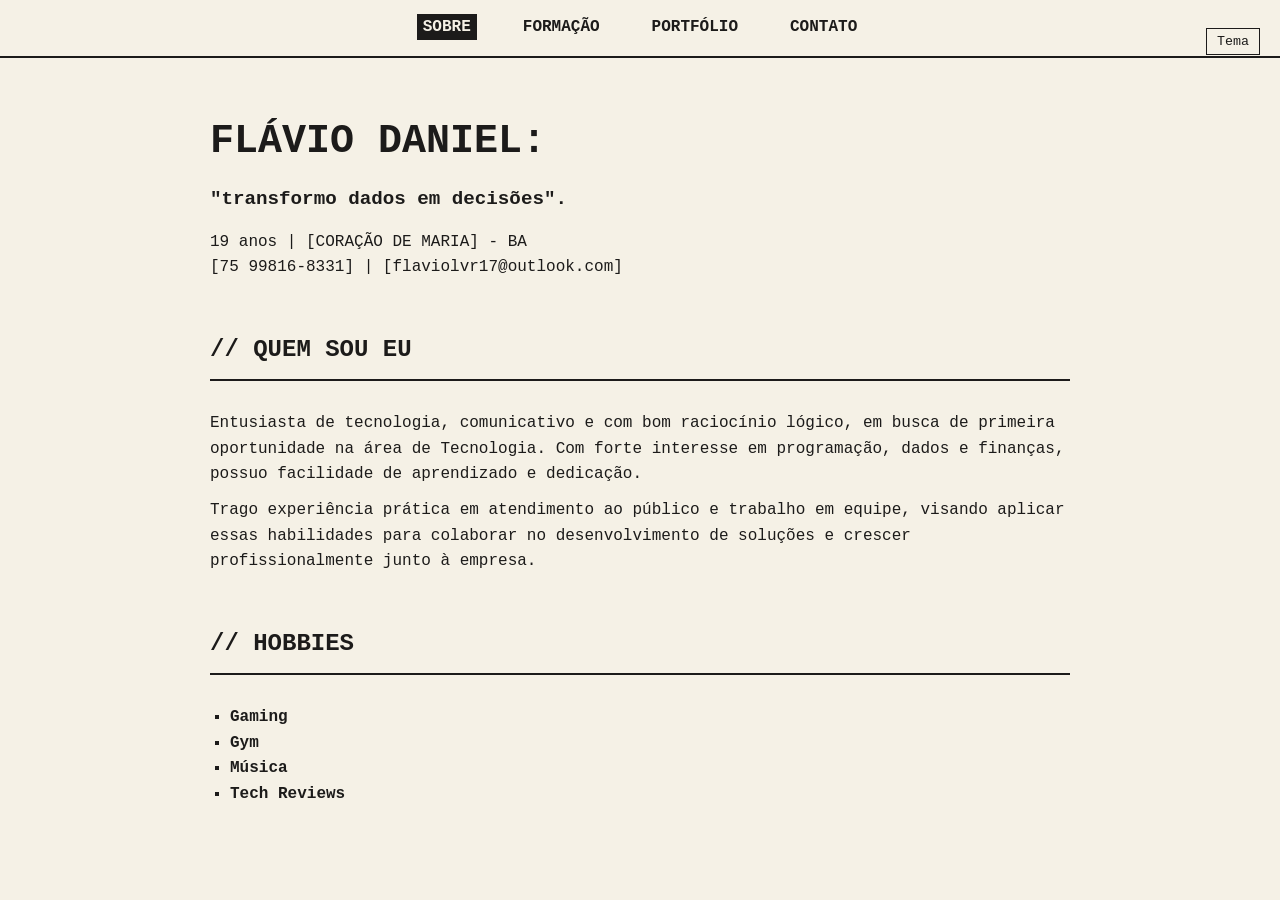
<file: index.html>
<!DOCTYPE html>
<html lang="pt-BR">
<head>
    <meta charset="UTF-8">
    <meta name="viewport" content="width=device-width, initial-scale=1.0">
    <title>Sobre Mim</title>
    <link rel="stylesheet" href="style.css">
</head>
<body>
    <header class="menu-fixo">
        <div class="menu-fixo-topo">
            <button id="btn-hamburguer" class="btn-hamburguer">[≡]</button>
            <button id="btn-tema" class="btn-tema">Tema</button>
        </div>
        <nav>
            <ul>
                <li><a href="index.html" class="active">Sobre</a></li>
                <li><a href="formacao.html">Formação</a></li>
                <li><a href="portfolio.html">Portfólio</a></li>
                <li><a href="contato.html">Contato</a></li>
            </ul>
        </nav>
    </header>

    <main>
        <div class="sobre-cabecalho">
            <h1>FLÁVIO DANIEL:</h1>
            <p style="font-weight: bold; font-size: 1.2rem; margin-bottom: 15px;">"transformo dados em decisões".</p>

            <div style="font-size: 1rem; line-height: 1.6;">
                <p>19 anos | [CORAÇÃO DE MARIA] - BA</p>
                <p>[75 99816-8331] | [flaviolvr17@outlook.com]</p>
            </div>
        </div>

        <section>
            <h2>// QUEM SOU EU</h2>
            <p>Entusiasta de tecnologia, comunicativo e com bom raciocínio lógico, em busca de primeira oportunidade na área de Tecnologia. Com forte interesse em programação, dados e finanças, possuo facilidade de aprendizado e dedicação.</p>
            <p style="margin-top: 10px;">Trago experiência prática em atendimento ao público e trabalho em equipe, visando aplicar essas habilidades para colaborar no desenvolvimento de soluções e crescer profissionalmente junto à empresa.</p>
        </section>

        <section>
            <h2>// HOBBIES</h2>
            <ul style="list-style: square; margin-left: 20px;">
                <li><strong>Gaming</strong></li>
                <li><strong>Gym</strong></li>
                <li><strong>Música</strong></li>
                <li><strong>Tech Reviews</strong></li>
            </ul>
        </section>
    </main>

    <script src="script.js"></script>
</body>
</html>
</file>
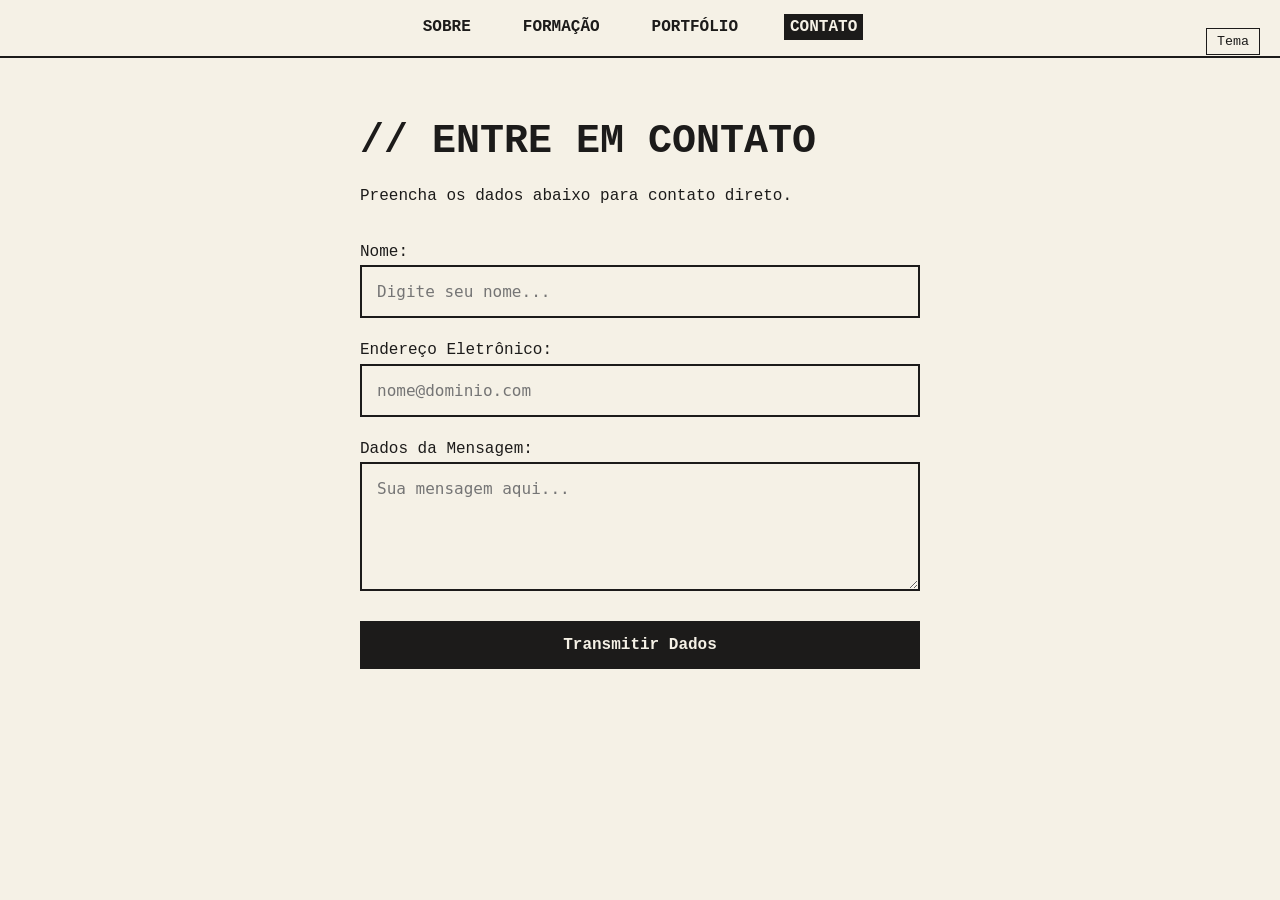
<file: contato.html>
<!DOCTYPE html>
<html lang="pt-BR">
<head>
    <meta charset="UTF-8">
    <meta name="viewport" content="width=device-width, initial-scale=1.0">
    <title>Contato</title>
    <link rel="stylesheet" href="style.css">
</head>
<body>
    <header class="menu-fixo">
        <div class="menu-fixo-topo">
            <button id="btn-hamburguer" class="btn-hamburguer">[≡]</button>
            <button id="btn-tema" class="btn-tema">Tema</button>
        </div>
        <nav>
            <ul>
                <li><a href="index.html">Sobre</a></li>
                <li><a href="formacao.html">Formação</a></li>
                <li><a href="portfolio.html">Portfólio</a></li>
                <li><a href="contato.html" class="active">Contato</a></li>
            </ul>
        </nav>
    </header>

    <main style="max-width: 600px;">
        <h1>// ENTRE EM CONTATO</h1>
        <p style="margin-bottom: 30px;">Preencha os dados abaixo para contato direto.</p>

        <form id="form-contato">

            <div class="campo-form">
                <label for="nome">Nome:</label>
                <input type="text" id="nome" placeholder="Digite seu nome..." autocomplete="name">
                <span class="erro" id="erro-nome"></span>
            </div>

            <div class="campo-form">
                <label for="email">Endereço Eletrônico:</label>
                <input type="email" id="email" placeholder="nome@dominio.com" autocomplete="email">
                <span class="erro" id="erro-email"></span>
            </div>

            <div class="campo-form">
                <label for="mensagem">Dados da Mensagem:</label>
                <textarea id="mensagem" rows="5" placeholder="Sua mensagem aqui..."></textarea>
                <span class="erro" id="erro-msg"></span>
            </div>

            <button type="submit" class="btn-enviar">Transmitir Dados</button>
        </form>
    </main>

    <script src="script.js"></script>
</body>
</html>
</file>
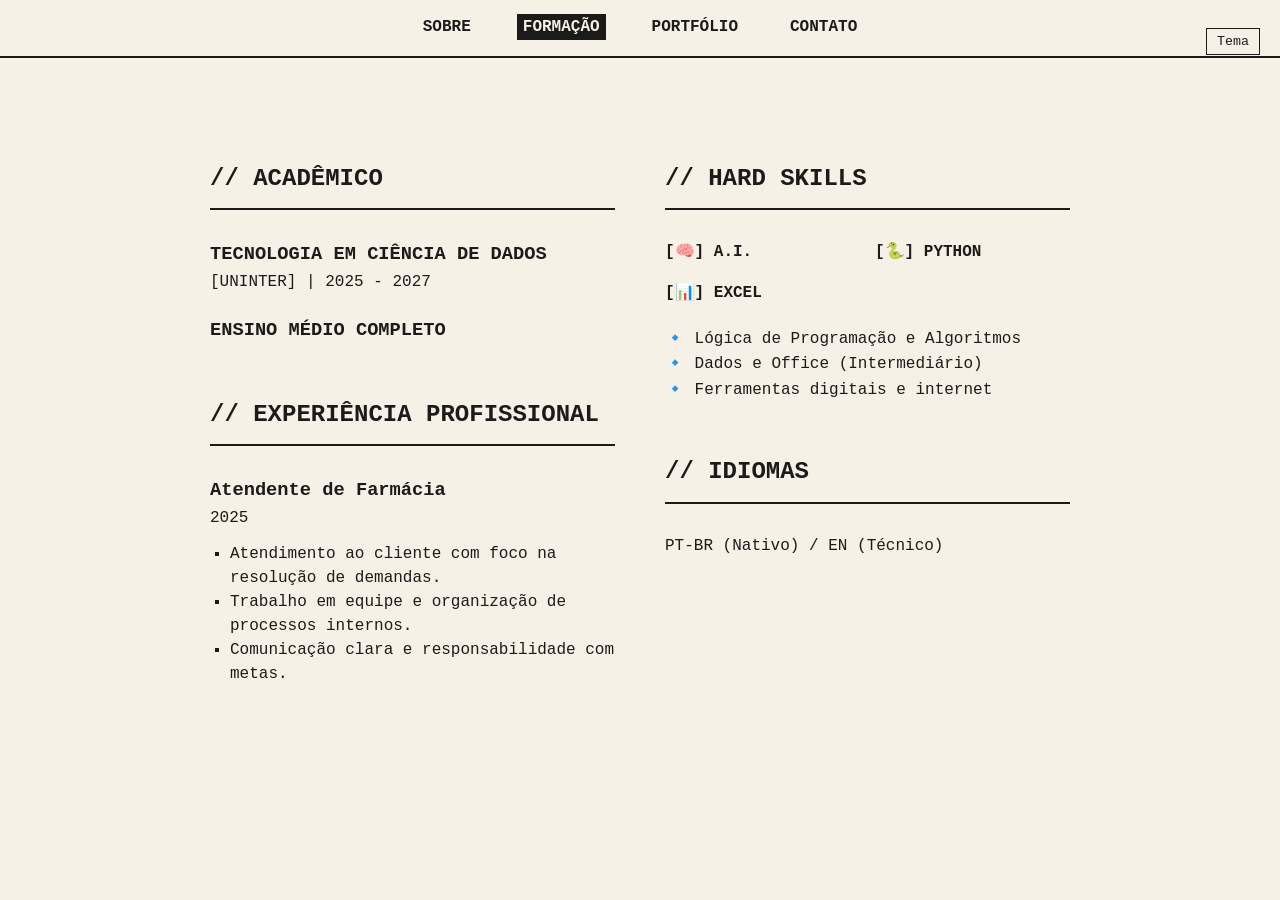
<file: formacao.html>
<!DOCTYPE html>
<html lang="pt-BR">
<head>
    <meta charset="UTF-8">
    <meta name="viewport" content="width=device-width, initial-scale=1.0">
    <title>Formação</title>
    <link rel="stylesheet" href="style.css">
</head>
<body>
    <header class="menu-fixo">
        <div class="menu-fixo-topo">
            <button id="btn-hamburguer" class="btn-hamburguer">[≡]</button>
            <button id="btn-tema" class="btn-tema">Tema</button>
        </div>
        <nav>
            <ul>
                <li><a href="index.html">Sobre</a></li>
                <li><a href="formacao.html" class="active">Formação</a></li>
                <li><a href="portfolio.html">Portfólio</a></li>
                <li><a href="contato.html">Contato</a></li>
            </ul>
        </nav>
    </header>

    <main>
        <div class="grid-formacao" style="display: grid; grid-template-columns: repeat(auto-fit, minmax(300px, 1fr)); gap: 50px;">

            <div>
                <h2>// ACADÊMICO</h2>
                <div style="margin-bottom: 20px;">
                    <h3 style="font-weight: bold;">TECNOLOGIA EM CIÊNCIA DE DADOS</h3>
                    <p>[UNINTER] | 2025 - 2027</p>
                </div>
                <div style="margin-bottom: 40px;">
                    <h3 style="font-weight: bold;">ENSINO MÉDIO COMPLETO</h3>
                </div>

                <h2>// EXPERIÊNCIA PROFISSIONAL</h2>
                <div>
                    <h3 style="font-weight: bold;">Atendente de Farmácia</h3>
                    <p style="margin-bottom: 10px;">2025</p>
                    <ul style="list-style: square; margin-left: 20px; line-height: 1.5;">
                        <li>Atendimento ao cliente com foco na resolução de demandas.</li>
                        <li>Trabalho em equipe e organização de processos internos.</li>
                        <li>Comunicação clara e responsabilidade com metas.</li>
                    </ul>
                </div>
            </div>

            <div>
                <h2>// HARD SKILLS</h2>

                <div style="display: grid; grid-template-columns: 1fr 1fr; gap: 15px; font-weight: bold; margin-bottom: 20px;">
                    <span>[🧠] A.I.</span>
                    <span>[🐍] PYTHON</span>
                    <span>[📊] EXCEL</span>
                </div>

                <ul style="list-style: none; margin-bottom: 30px;">
                    <li>🔹 Lógica de Programação e Algoritmos</li>
                    <li>🔹 Dados e Office (Intermediário)</li>
                    <li>🔹 Ferramentas digitais e internet</li>
                </ul>

                <h2>// IDIOMAS</h2>
                <p>PT-BR (Nativo) / EN (Técnico)</p>
            </div>
        </div>
    </main>

    <script src="script.js"></script>
</body>
</html>
</file>
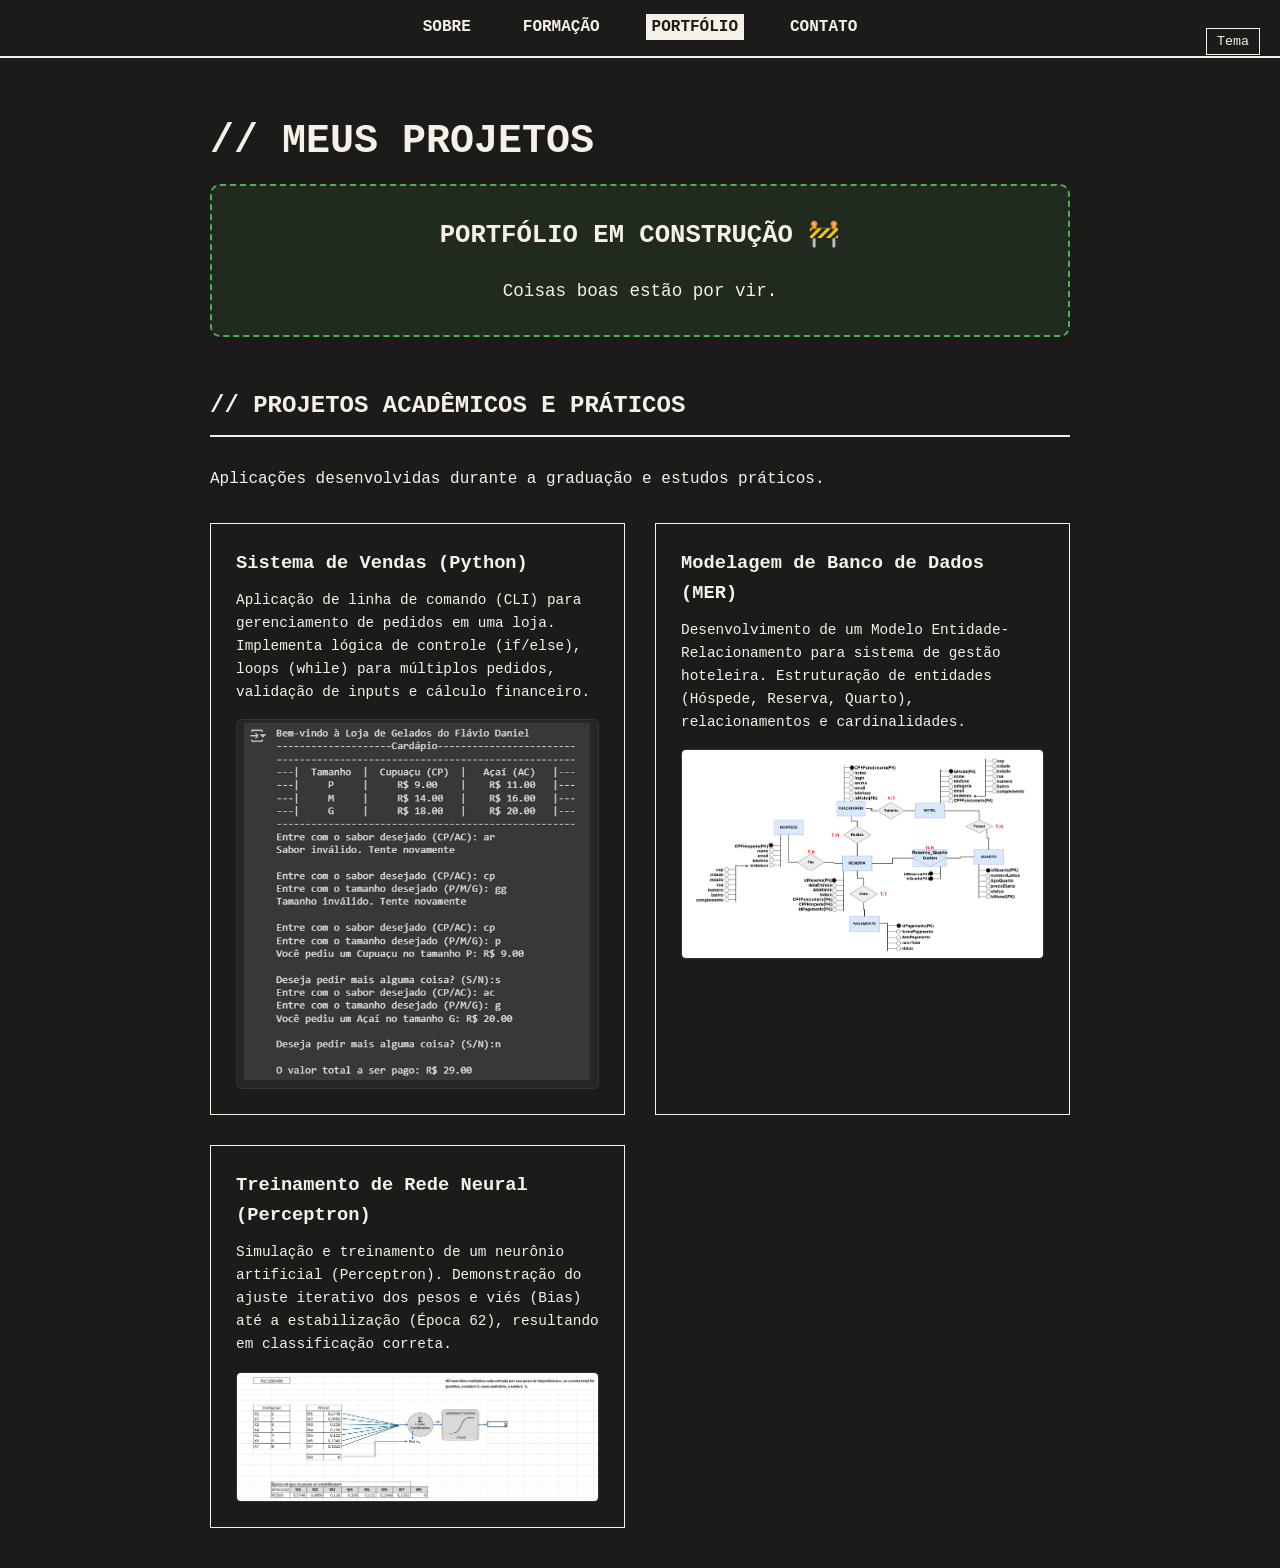
<file: portfolio.html>
<!DOCTYPE html>
<html lang="pt-BR">
<head>
    <meta charset="UTF-8">
    <meta name="viewport" content="width=device-width, initial-scale=1.0">
    <title>Projetos</title>
    <link rel="stylesheet" href="style.css">
</head>
<body class="modo-invertido">
    <header class="menu-fixo">
        <div class="menu-fixo-topo">
            <button id="btn-hamburguer" class="btn-hamburguer">[≡]</button>
            <button id="btn-tema" class="btn-tema">Tema</button>
        </div>
        <nav>
            <ul>
                <li><a href="index.html">Sobre</a></li>
                <li><a href="formacao.html">Formação</a></li>
                <li><a href="portfolio.html" class="active">Portfólio</a></li>
                <li><a href="contato.html">Contato</a></li>
            </ul>
        </nav>
    </header>

    <main>
        <h1>// MEUS PROJETOS</h1>

        <div style="text-align: center; padding: 30px 15px; border: 2px dashed #4CAF50; border-radius: 10px; margin-bottom: 40px; background-color: rgba(76, 175, 80, 0.1);">
            <h2 style="font-size: 1.6rem; margin-bottom: 10px; border: none; margin-top: 0;">Portfólio em construção 🚧</h2>
            <p style="font-size: 1.1rem;">Coisas boas estão por vir.</p>
        </div>

        <h2>// PROJETOS ACADÊMICOS E PRÁTICOS</h2>
        <p style="margin-bottom: 30px;">Aplicações desenvolvidas durante a graduação e estudos práticos.</p>

        <div class="projetos-grid">

            <div class="cartao-projeto">
                <div>
                    <h3>Sistema de Vendas (Python)</h3>
                    <p style="font-size: 0.9rem; margin-top: 10px; margin-bottom: 15px;">
                        Aplicação de linha de comando (CLI) para gerenciamento de pedidos em uma loja.
                        Implementa lógica de controle (if/else), loops (while) para múltiplos pedidos, validação de inputs e cálculo financeiro.
                    </p>
                    <div style="border: 1px solid #333; border-radius: 5px; overflow: hidden;">
                        <img src="python.png.png" alt="Sistema de Vendas em Python" style="width: 100%; display: block; height: auto;">
                    </div>
                </div>
            </div>

            <div class="cartao-projeto">
                <div>
                    <h3>Modelagem de Banco de Dados (MER)</h3>
                    <p style="font-size: 0.9rem; margin-top: 10px; margin-bottom: 15px;">
                        Desenvolvimento de um Modelo Entidade-Relacionamento para sistema de gestão hoteleira.
                        Estruturação de entidades (Hóspede, Reserva, Quarto), relacionamentos e cardinalidades.
                    </p>
                    <div style="border: 1px solid #333; border-radius: 5px; overflow: hidden;">
                        <img src="mer.png.png" alt="Diagrama MER Hotel" style="width: 100%; display: block; height: auto;">
                    </div>
                </div>
            </div>

            <div class="cartao-projeto">
                <div>
                    <h3>Treinamento de Rede Neural (Perceptron)</h3>
                    <p style="font-size: 0.9rem; margin-top: 10px; margin-bottom: 15px;">
                        Simulação e treinamento de um neurônio artificial (Perceptron).
                        Demonstração do ajuste iterativo dos pesos e viés (Bias) até a estabilização (Época 62), resultando em classificação correta.
                    </p>
                    <div style="border: 1px solid #333; border-radius: 5px; overflow: hidden;">
                        <img src="neuro.png.png" alt="Cálculo Perceptron Excel" style="width: 100%; display: block; height: auto;">
                    </div>
                </div>
            </div>

        </div>
    </main>

    <script src="script.js"></script>
</body>
</html>
</file>
<file: style.css>
/* cores */
:root {
    --fundo: #F5F1E6;
    --texto: #1C1B1A;
    --destaque: #1C1B1A;
    --texto-inv: #F5F1E6;
}

body.modo-invertido {
    --fundo: #1C1B1A;
    --texto: #F5F1E6;
    --destaque: #F5F1E6;
    --texto-inv: #1C1B1A;
}

/* geral */
* { margin: 0; padding: 0; box-sizing: border-box; font-family: 'Courier New', monospace; }

body {
    padding-top: 70px;
    background-color: var(--fundo);
    color: var(--texto);
    line-height: 1.6;
    transition: 0.3s;
    overflow-x: hidden;
}

/* menu */
.menu-fixo {
    position: fixed; top: 0; width: 100%;
    background-color: var(--fundo);
    border-bottom: 2px solid var(--destaque);
    z-index: 1000; padding: 15px 20px;
    display: flex; justify-content: center; align-items: center;
}

.menu-fixo nav ul {
    display: flex; list-style: none; gap: 40px;
}

.menu-fixo a {
    text-decoration: none; color: var(--texto);
    font-weight: bold; text-transform: uppercase;
    padding: 4px 6px;
}

.menu-fixo a:hover, .menu-fixo a.active {
    background-color: var(--destaque);
    color: var(--texto-inv);
}

.btn-tema {
    position: absolute; right: 20px;
    background: transparent; border: 1px solid var(--texto);
    color: var(--texto); padding: 5px 10px; cursor: pointer;
    font-family: 'Courier New', monospace;
    white-space: nowrap;
}

/* hamburger */
.btn-hamburguer {
    display: none;
    position: absolute; left: 20px;
    background: transparent; border: 1px solid var(--texto);
    color: var(--texto); padding: 5px 10px; cursor: pointer;
    font-size: 1.1rem;
    font-family: 'Courier New', monospace;
}

/* textos */
main {
    max-width: 900px; margin: 0 auto;
    padding: 40px 20px; min-height: 80vh;
}

h1 { font-size: 2.5rem; text-transform: uppercase; margin-bottom: 10px; }

h2 {
    font-size: 1.5rem; text-transform: uppercase;
    border-bottom: 2px solid var(--destaque);
    margin: 50px 0 30px 0; padding-bottom: 10px;
}

/* grid projetos */
.projetos-grid {
    display: grid;
    grid-template-columns: repeat(auto-fit, minmax(280px, 1fr));
    gap: 30px;
}

.cartao-projeto {
    border: 1px solid var(--destaque);
    padding: 25px;
    display: flex; flex-direction: column; justify-content: space-between;
}

.cartao-projeto img {
    width: 100%; display: block;
    height: auto;
}

/* formulario */
input, textarea, .btn-enviar {
    width: 100%; padding: 15px; margin-bottom: 15px;
    background: transparent;
    border: 2px solid var(--destaque);
    color: var(--texto); font-family: monospace;
    font-size: 1rem;
}

.campo-form { margin-bottom: 5px; }

.btn-enviar, .btn-projeto {
    background-color: var(--destaque);
    color: var(--texto-inv);
    border: none; cursor: pointer; font-weight: bold;
    text-align: center; text-decoration: none; display: block;
    font-family: 'Courier New', monospace;
}

.btn-enviar:hover, .btn-projeto:hover { opacity: 0.8; }

.erro {
    color: red; font-size: 0.9rem;
    display: block; margin-top: -10px; margin-bottom: 15px;
}

/* ===================== MOBILE ===================== */
@media (max-width: 768px) {

    body {
        padding-top: 60px;
    }

    /* --- MENU --- */
    .menu-fixo {
        flex-direction: column;
        align-items: flex-start;
        padding: 12px 20px;
        gap: 0;
    }

    .menu-fixo-topo {
        width: 100%;
        display: flex;
        align-items: center;
        justify-content: center;
        position: relative;
        min-height: 36px;
    }

    .btn-hamburguer {
        display: block;
    }

    .btn-tema {
        position: absolute;
        right: 0;
        top: 50%;
        transform: translateY(-50%);
        font-size: 0.7rem;
        padding: 4px 7px;
    }

    .menu-fixo nav {
        width: 100%;
        overflow: hidden;
        max-height: 0;
        transition: max-height 0.3s ease;
    }

    .menu-fixo nav.menu-aberto {
        max-height: 300px;
    }

    .menu-fixo nav ul {
        flex-direction: column;
        gap: 0;
        padding: 10px 0 5px 0;
        width: 100%;
    }

    .menu-fixo nav ul li a {
        display: block;
        padding: 10px 5px;
        border-bottom: 1px solid var(--destaque);
        font-size: 0.95rem;
    }

    /* --- TEXTOS --- */
    h1 { font-size: 1.6rem; }
    h2 { font-size: 1.15rem; margin: 30px 0 20px 0; }
    h3 { font-size: 1rem; }

    main {
        padding: 25px 15px;
    }

    /* --- INDEX (Sobre) --- */
    .sobre-cabecalho h1 {
        font-size: 1.5rem;
    }

    /* --- FORMAÇÃO: grade lateral vira coluna --- */
    .grid-formacao {
        grid-template-columns: 1fr !important;
        gap: 10px !important;
    }

    /* --- PORTFÓLIO --- */
    .projetos-grid {
        grid-template-columns: 1fr !important;
        gap: 20px;
    }

    .cartao-projeto {
        padding: 18px;
    }

    /* --- CONTATO --- */
    main[style*="max-width: 600px"] {
        max-width: 100% !important;
    }

    input, textarea {
        font-size: 16px; /* evita zoom automático no iOS */
        padding: 12px;
    }

    .btn-enviar {
        padding: 14px;
        font-size: 1rem;
    }
}

@media (max-width: 400px) {
    h1 { font-size: 1.3rem; }
    h2 { font-size: 1rem; }
}
</file>
